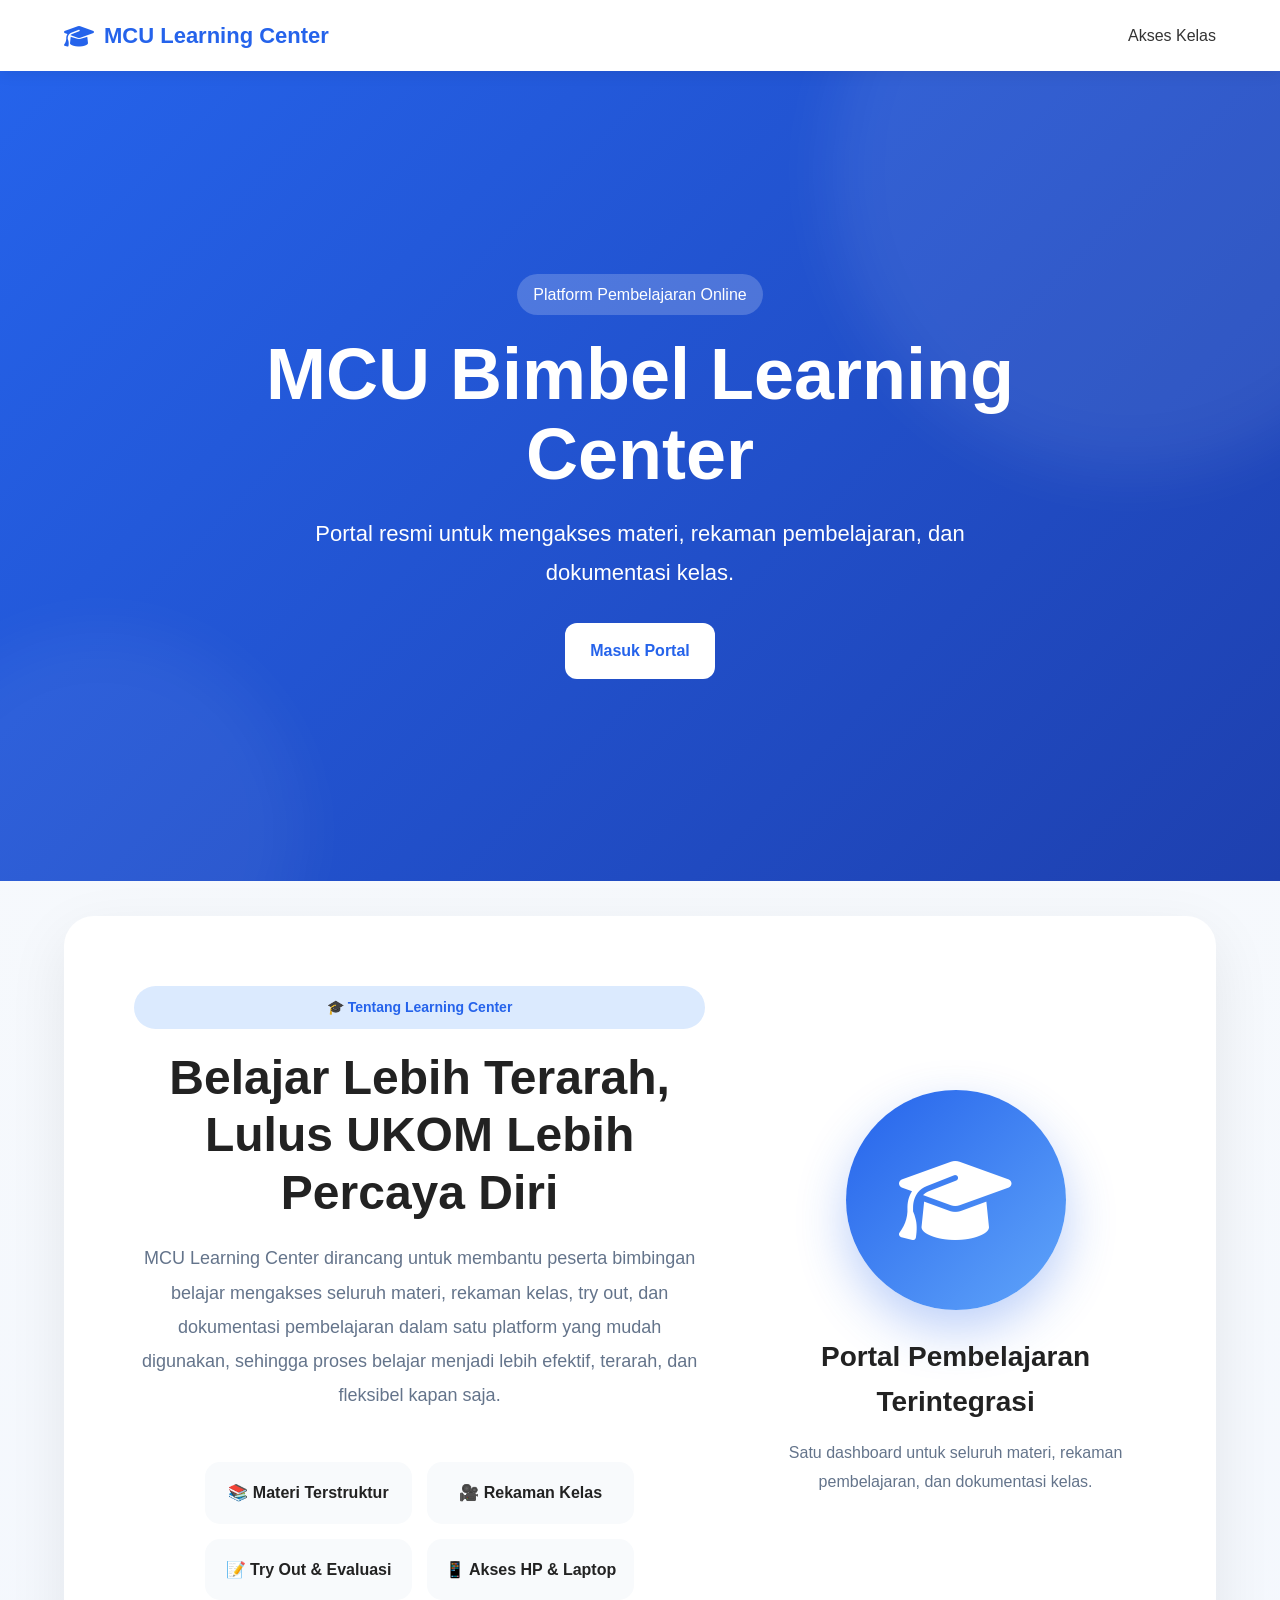
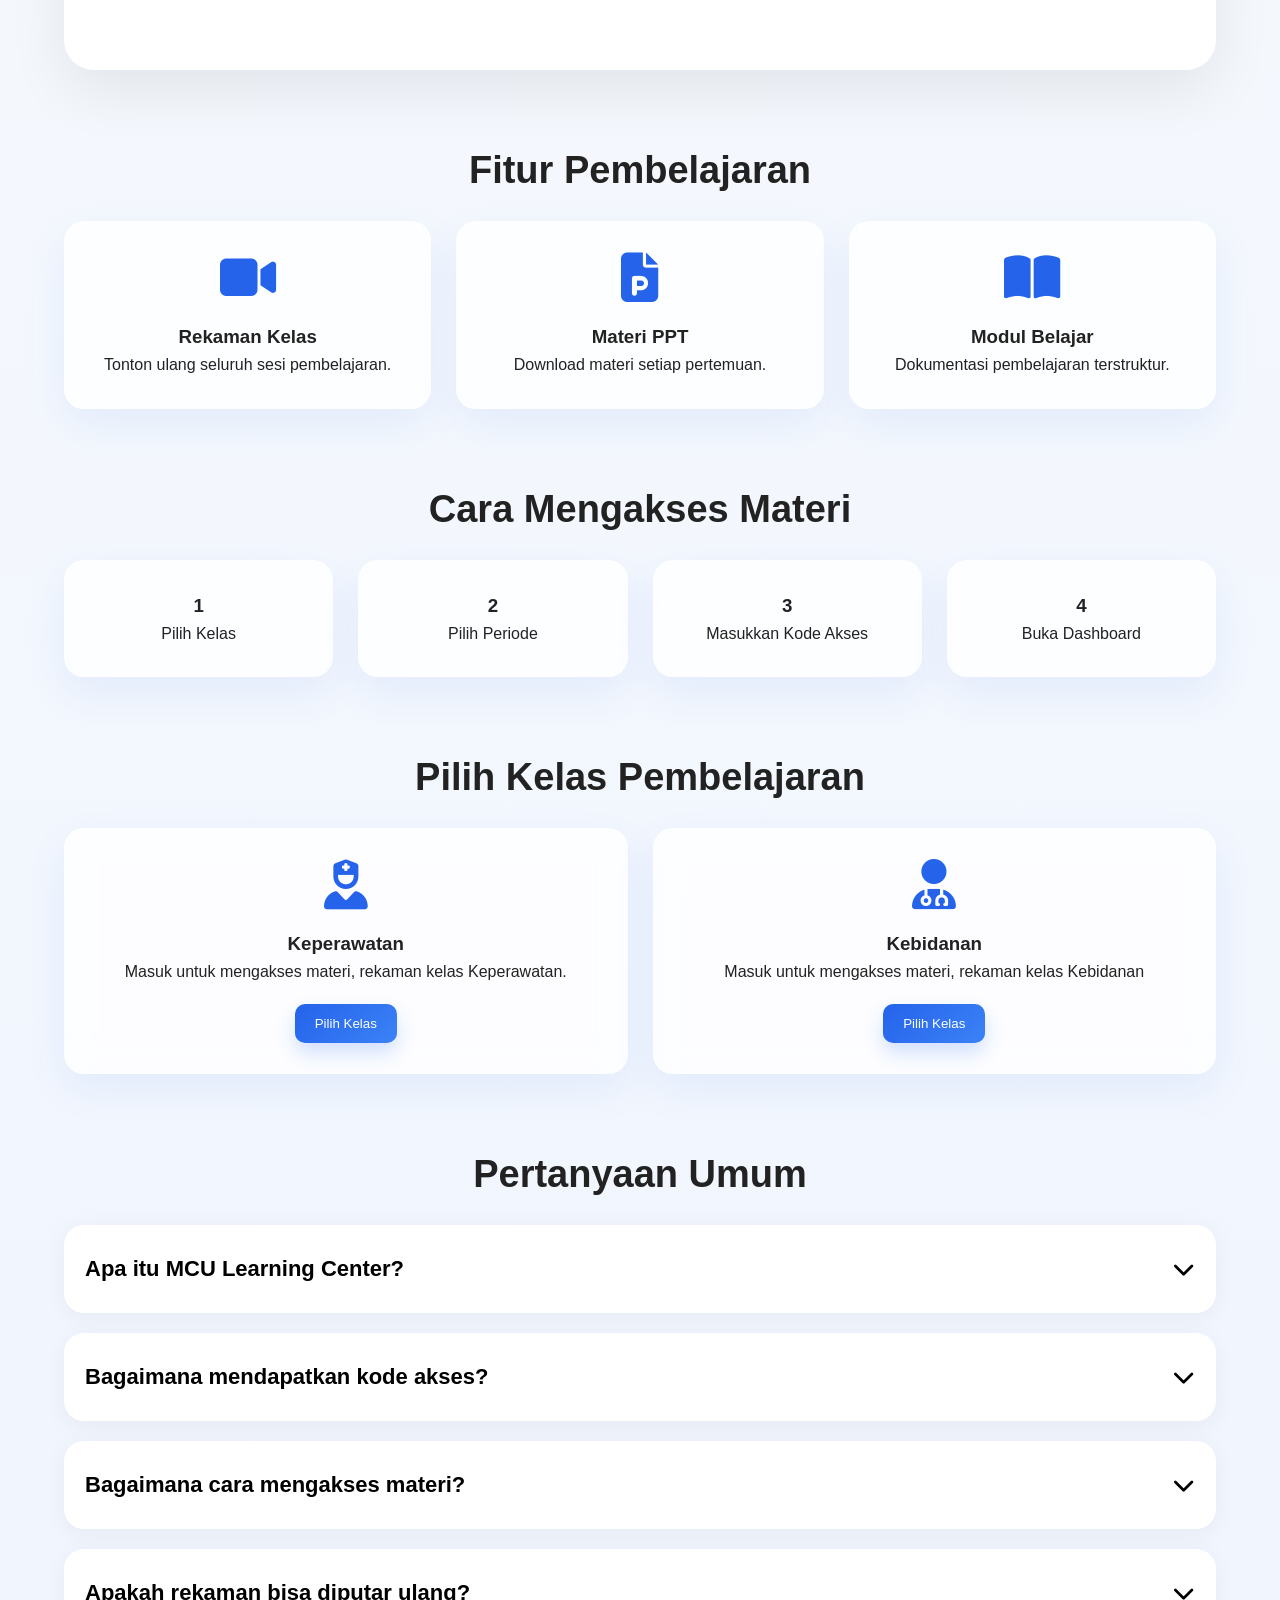
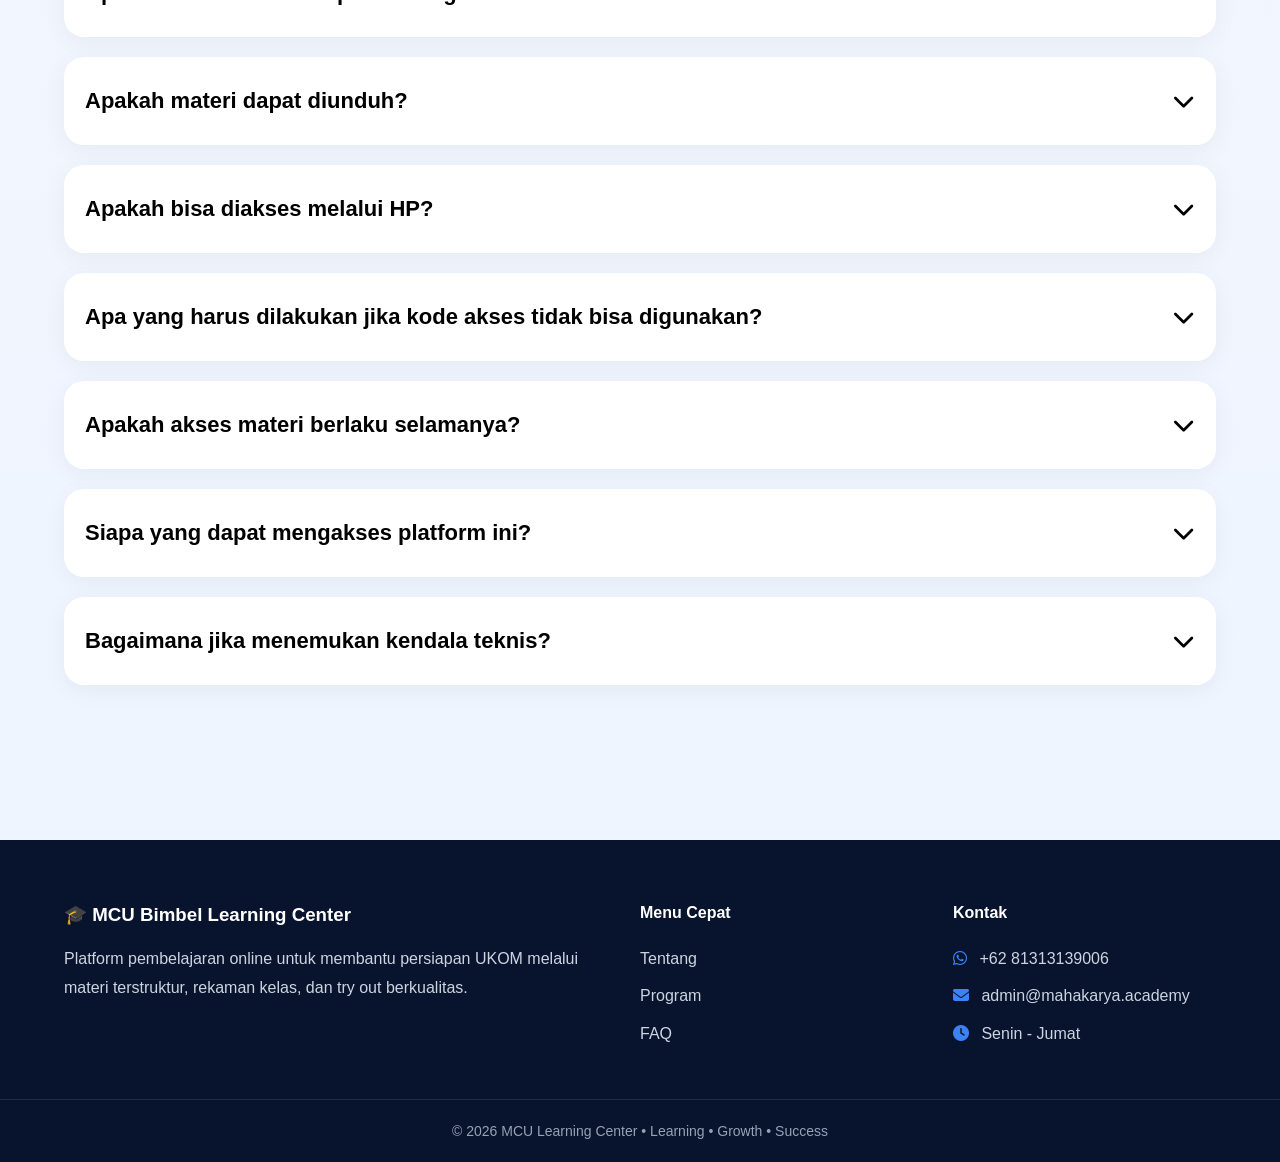
<file: index.html>
<!DOCTYPE html>
<html lang="id">

<head>
<meta charset="UTF-8">
<meta name="viewport" content="width=device-width, initial-scale=1.0">

<title>MCU Bimbel Learning Center</title>

<link rel="stylesheet" href="style.css">

<link
href="https://cdnjs.cloudflare.com/ajax/libs/font-awesome/6.5.1/css/all.min.css"
rel="stylesheet">

</head>

<body>

<nav class="navbar">

<div class="container nav-content">

<div class="logo">
<i class="fa-solid fa-graduation-cap"></i>
MCU Learning Center
</div>

<ul>
<li><a href="#program">Akses Kelas</a></li>
</ul>

</div>

</nav>

<section class="hero">

<div class="hero-content">

<span class="badge">
Platform Pembelajaran Online
</span>

<h1>
MCU Bimbel Learning Center
</h1>

<p>
Portal resmi untuk mengakses materi,
rekaman pembelajaran,
dan dokumentasi kelas.
</p>

<div class="hero-buttons">

<a href="#program" class="btn-primary">
Masuk Portal
</a>

</div>

</div>

</section>

<section class="section" id="tentang">

<div class="container">

<div class="about-card">

<div class="about-left">

<span class="section-badge">

🎓 Tentang Learning Center

</span>

<h2>

Belajar Lebih Terarah,
Lulus UKOM Lebih Percaya Diri

</h2>

<p>

MCU Learning Center dirancang untuk membantu peserta bimbingan belajar mengakses seluruh materi, rekaman kelas, try out, dan dokumentasi pembelajaran dalam satu platform yang mudah digunakan, sehingga proses belajar menjadi lebih efektif, terarah, dan fleksibel kapan saja.

</p>

<div class="about-features">

<div>📚 Materi Terstruktur</div>

<div>🎥 Rekaman Kelas</div>

<div>📝 Try Out & Evaluasi</div>

<div>📱 Akses HP & Laptop</div>

</div>

</div>

<div class="about-right">

<div class="about-illustration">

<i class="fa-solid fa-graduation-cap"></i>

</div>

<h3>

Portal Pembelajaran Terintegrasi

</h3>

<p>

Satu dashboard untuk seluruh materi,
rekaman pembelajaran,
dan dokumentasi kelas.

</p>

</div>

</div>

</div>

</section>

<section class="section">

<div class="container">

<h2>Fitur Pembelajaran</h2>

<div class="program-grid">

<div class="program-card">

<i class="fa-solid fa-video icon"></i>

<h3>Rekaman Kelas</h3>

<p>
Tonton ulang seluruh sesi pembelajaran.
</p>

</div>

<div class="program-card">

<i class="fa-solid fa-file-powerpoint icon"></i>

<h3>Materi PPT</h3>

<p>
Download materi setiap pertemuan.
</p>

</div>

<div class="program-card">

<i class="fa-solid fa-book-open icon"></i>

<h3>Modul Belajar</h3>

<p>
Dokumentasi pembelajaran terstruktur.
</p>

</div>

</div>

</div>

</section>

<section class="section">

<div class="container">

<h2>Cara Mengakses Materi</h2>

<div class="flow-grid">

<div class="flow-card">
<h3>1</h3>
<p>Pilih Kelas</p>
</div>

<div class="flow-card">
<h3>2</h3>
<p>Pilih Periode</p>
</div>

<div class="flow-card">
<h3>3</h3>
<p>Masukkan Kode Akses</p>
</div>

<div class="flow-card">
<h3>4</h3>
<p>Buka Dashboard</p>
</div>

</div>

</div>

</section>
     
<section id="program" class="section">

<div class="container">

<h2>Pilih Kelas Pembelajaran</h2>

<div class="program-grid">

<div class="program-card">

<i class="fa-solid fa-user-nurse icon"></i>

<h3>Keperawatan</h3>

<p>
Masuk untuk mengakses materi,
rekaman kelas Keperawatan.
</p>

<button onclick="pilihProgram('Perawat', this)">

Pilih Kelas

</button>

</div>

<div class="program-card">

<i class="fa-solid fa-user-doctor icon"></i>

<h3>Kebidanan</h3>

<p>
Masuk untuk mengakses materi,
rekaman kelas Kebidanan
</p>

<button onclick="pilihProgram('Bidan', this)">

Pilih Kelas

</button>

</div>

</div>

</div>

</section>


<!-- =========================
     MODAL BATCH
========================= -->

<div id="batchModal" class="modal hidden">

<div class="modal-content">

<span
class="close-modal"
onclick="tutupModal()">

&times;

</span>

<h2 id="programTitle">

Pilih Kelas

</h2>

<p>

Pilih kelas pembelajaran yang ingin diakses

</p>

<div
id="batchList"
class="batch-grid">

</div>

</div>

</div>

<!-- =========================
     MODAL KODE AKSES
========================= -->

<div id="kodeModal" class="modal hidden">

<div class="modal-content access-modal">

<span
class="close-modal"
onclick="tutupKodeModal()">

&times;

</span>

<div class="access-icon">
<i class="fa-solid fa-lock"></i>
</div>

<h2 id="batchTitle">
Kode Akses
</h2>

<p>
Masukkan kode akses untuk membuka
materi dan rekaman pembelajaran.
</p>

<input
type="text"
id="kodeInput"
placeholder="Masukkan kode akses">

<button onclick="cekKode()">
Masuk Kelas
</button>

</div>

</div>

<section class="section">

<div class="container">

<h2>Pertanyaan Umum</h2>

<div class="faq-item">

<button class="faq-question">

<span>
Apa itu MCU Learning Center?
</span>

<i class="fa-solid fa-chevron-down"></i>

</button>

<div class="faq-answer">

<p>
MCU Learning Center adalah platform pembelajaran online yang menyediakan materi UKOM, PPT pembelajaran, rekaman kelas, try out, dan dokumentasi pembelajaran peserta bimbingan belajar MCU.
</p>

</div>

</div>

<div class="faq-item">

<button class="faq-question">

<span>
Bagaimana mendapatkan kode akses?
</span>

<i class="fa-solid fa-chevron-down"></i>

</button>

<div class="faq-answer">

<p>
Kode akses diberikan oleh admin MCU sesuai kelas pembelajaran yang diikuti peserta.
</p>

</div>

</div>

<div class="faq-item">

<button class="faq-question">

<span>
Bagaimana cara mengakses materi?
</span>

<i class="fa-solid fa-chevron-down"></i>

</button>

<div class="faq-answer">

<p>
Pilih program pembelajaran, pilih batch yang sesuai, masukkan kode akses yang diberikan admin, lalu sistem akan menampilkan dashboard materi dan rekaman pembelajaran.
</p>

</div>

</div>

<div class="faq-item">

<button class="faq-question">

<span>
Apakah rekaman bisa diputar ulang?
</span>

<i class="fa-solid fa-chevron-down"></i>

</button>

<div class="faq-answer">

<p>
Ya. Selama akses kelas masih aktif, peserta dapat menonton ulang rekaman pembelajaran kapan saja.
</p>

</div>

</div>

<div class="faq-item">

<button class="faq-question">

<span>
Apakah materi dapat diunduh?
</span>

<i class="fa-solid fa-chevron-down"></i>

</button>

<div class="faq-answer">

<p>
Ya. Materi yang tersedia dalam format PPT dapat diakses dan diunduh melalui dashboard pembelajaran.
</p>

</div>

</div>

<div class="faq-item">

<button class="faq-question">

<span>
Apakah bisa diakses melalui HP?
</span>

<i class="fa-solid fa-chevron-down"></i>

</button>

<div class="faq-answer">

<p>
Bisa. Platform mendukung Android, iPhone, tablet, maupun laptop dengan browser modern.
</p>

</div>

</div>

<div class="faq-item">

<button class="faq-question">

<span>
Apa yang harus dilakukan jika kode akses tidak bisa digunakan?
</span>

<i class="fa-solid fa-chevron-down"></i>

</button>

<div class="faq-answer">

<p>
Pastikan kode akses dimasukkan dengan benar. Jika masih gagal, hubungi admin MCU untuk melakukan pengecekan data batch dan akses peserta.
</p>

</div>

</div>

<div class="faq-item">

<button class="faq-question">

<span>
Apakah akses materi berlaku selamanya?
</span>

<i class="fa-solid fa-chevron-down"></i>

</button>

<div class="faq-answer">

<p>
Masa akses mengikuti kebijakan masing-masing batch pembelajaran. Informasi detail dapat ditanyakan kepada admin MCU.
</p>

</div>

</div>

<div class="faq-item">

<button class="faq-question">

<span>
Siapa yang dapat mengakses platform ini?
</span>

<i class="fa-solid fa-chevron-down"></i>

</button>

<div class="faq-answer">

<p>
Platform ini khusus untuk peserta bimbingan belajar MCU yang telah terdaftar dan memiliki kode akses resmi.
</p>

</div>

</div>

<div class="faq-item">

<button class="faq-question">

<span>
Bagaimana jika menemukan kendala teknis?
</span>

<i class="fa-solid fa-chevron-down"></i>

</button>

<div class="faq-answer">

<p>
Silakan hubungi admin MCU melalui kontak yang tersedia pada bagian bawah halaman untuk mendapatkan bantuan teknis.
</p>

</div>

</div>

</section>

<!-- =========================
     FOOTER
========================= -->

<footer>

<div class="container footer-grid">

<div class="footer-brand">

<h3>

🎓 MCU Bimbel Learning Center

</h3>

<p>

Platform pembelajaran online untuk membantu
persiapan UKOM melalui materi terstruktur,
rekaman kelas, dan try out berkualitas.

</p>

</div>

<div class="footer-menu">

<h4>Menu Cepat</h4>

<ul>

<li>
<a href="#tentang">Tentang</a>
</li>

<li>
<a href="#program">Program</a>
</li>

<li>
<a href="#faq">FAQ</a>
</li>

</ul>

</div>

<div class="footer-contact">

<h4>Kontak</h4>

<p>

<i class="fa-brands fa-whatsapp"></i>
+62 81313139006

</p>

<p>

<i class="fa-solid fa-envelope"></i>
admin@mahakarya.academy

</p>

<p>

<i class="fa-solid fa-clock"></i>
Senin - Jumat

</p>

</div>

</div>

<div class="footer-bottom">

© 2026 MCU Learning Center • Learning • Growth • Success

</div>

</footer>

<div id="toast" class="toast">

<i id="toastIcon" class="fa-solid fa-circle-xmark"></i>

<span id="toastText"></span>

</div>

<script src="app.js"></script>

<script>

document
.querySelectorAll(".faq-question")
.forEach(button => {

button.addEventListener("click", () => {

button.parentElement.classList.toggle("active");

});

});

</script>

</body>
</html>

</body>
</html>
</file>
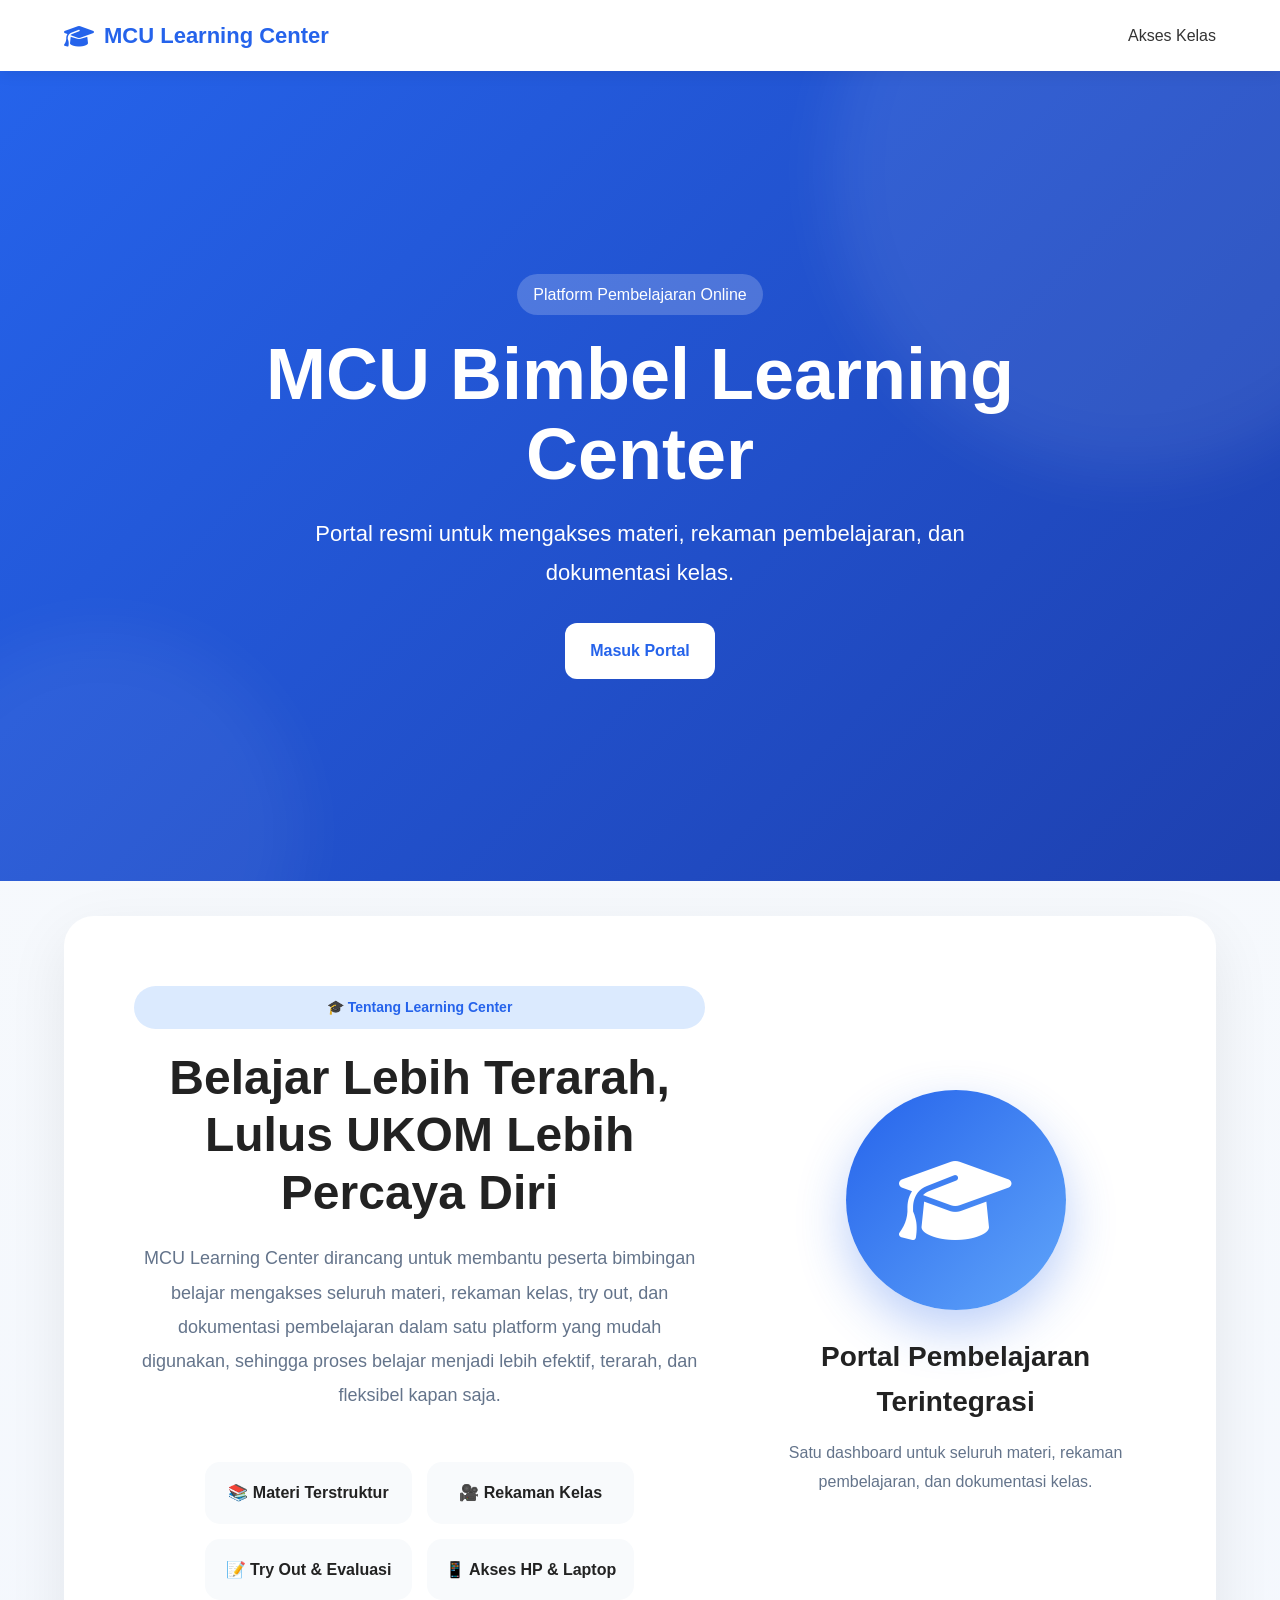
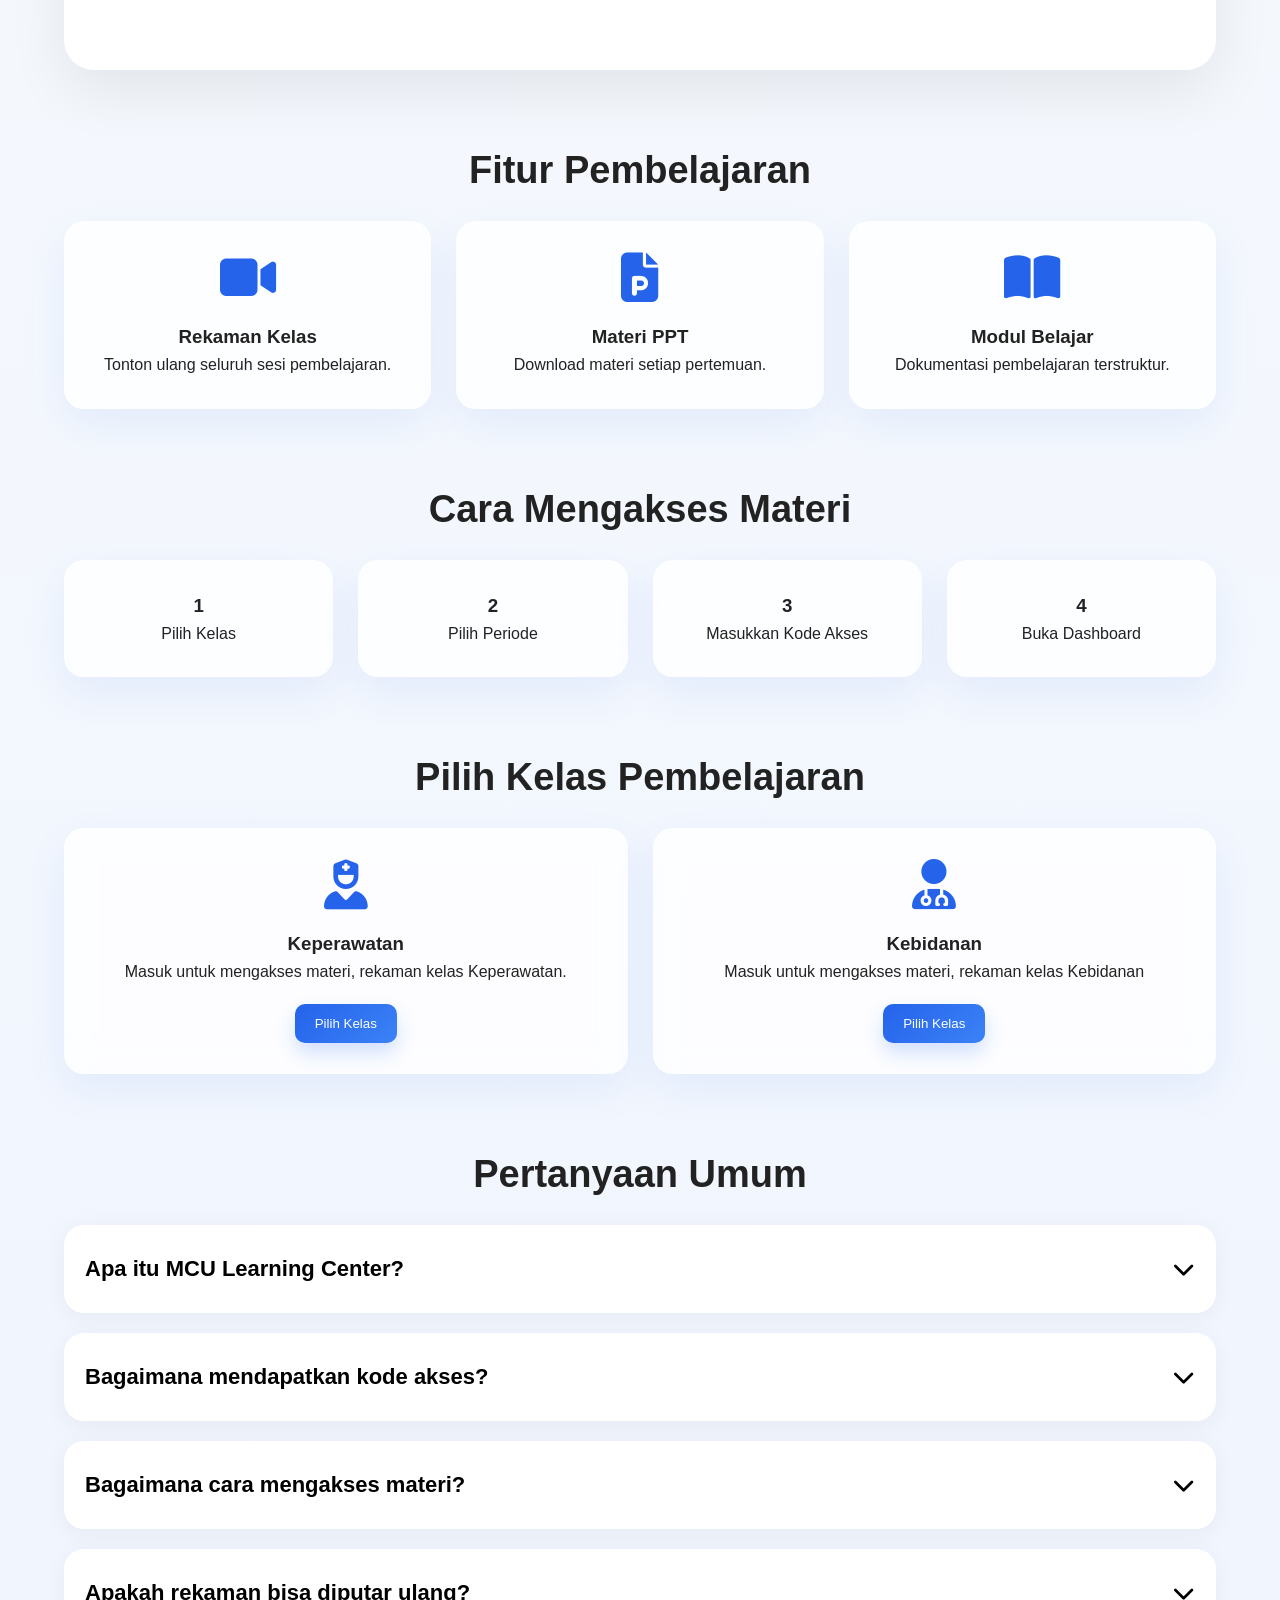
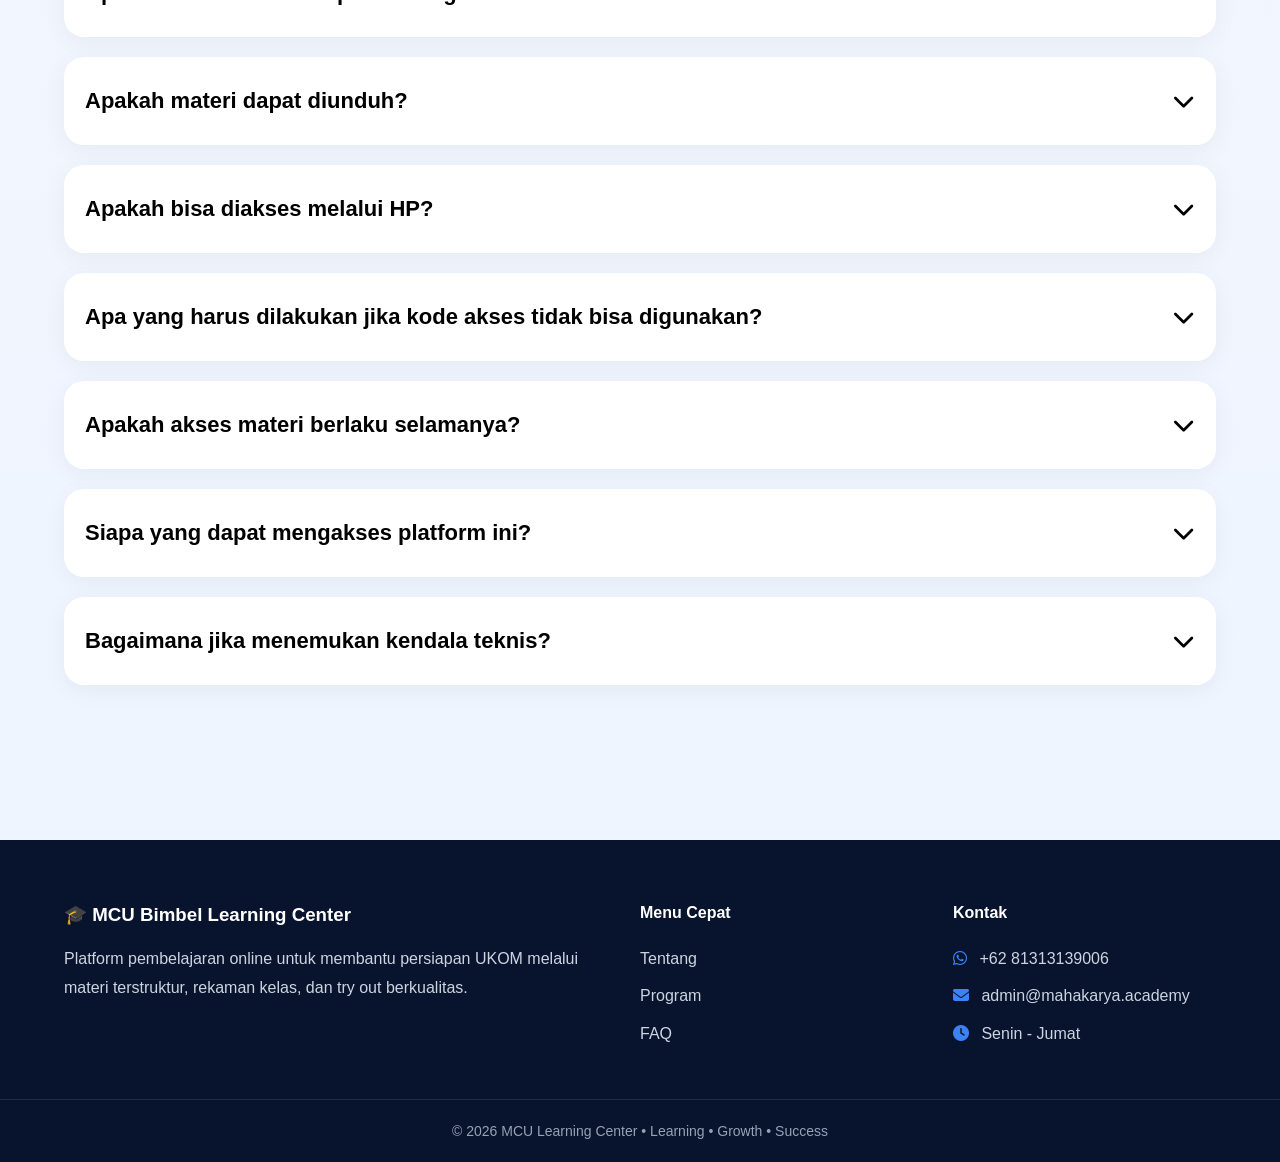
<file: dashboard.html>
<!DOCTYPE html>
<html lang="id">

<head>

<meta charset="UTF-8">
<meta name="viewport" content="width=device-width, initial-scale=1.0">

<title>Dashboard Pembelajaran</title>

<link rel="stylesheet" href="style.css">

<link
href="https://cdnjs.cloudflare.com/ajax/libs/font-awesome/6.5.1/css/all.min.css"
rel="stylesheet">

</head>

<body>

<div id="loadingScreen">

    <div class="loader"></div>

    <h3>Menyiapkan Dashboard...</h3>

    <p>Memuat materi pembelajaran</p>

</div>

<!-- NAVBAR -->

<nav class="navbar">

<div class="container nav-content">

<div class="logo">

<i class="fa-solid fa-graduation-cap"></i>
MCU Learning Center

</div>

<a href="index.html" class="back-btn">

<i class="fa-solid fa-arrow-left"></i>
Kembali

</a>

</div>

</nav>

<!-- HEADER DASHBOARD -->

<section class="dashboard-hero">

<div class="container">

<div class="dashboard-card">

<div class="dashboard-badge">

📚 Dashboard Pembelajaran

</div>

<h1 id="dashboardTitle">

Loading...

</h1>

<p>

Akses seluruh materi, PPT,
dan rekaman pembelajaran
dalam satu tempat.

</p>

</div>

</div>

</section>

<!-- MATERI -->

<section class="section">

<div class="container">

<h2>

Daftar Materi

</h2>

<div class="timeline-modern">

<div id="timeline">

</div>

</div>

</div>

</section>

<!-- FOOTER -->

<footer>

<div class="container">

<h3>

MCU Bimbel Learning Center

</h3>

<p>

Learning • Growth • Success

</p>

</div>

</footer>

<script>

const API_URL =
"https://script.google.com/macros/s/AKfycbwVinCt06UJxDWd9yLcsHuWJWqrCDmBwEvQCxoLQ9MLCGVzFSXg93Bk9f0joIGJ3cC_/exec";

async function loadDashboard() {

const program =
sessionStorage.getItem(
"program"
);

const batch =
sessionStorage.getItem(
"batch"
);

console.log("PROGRAM:", program);
console.log("BATCH:", batch);

if(!program || !batch){

    alert(
    "Sesi akses berakhir, silakan login kembali"
    );

    window.location.href =
    "index.html";

    return;

}

document
.getElementById("dashboardTitle")
.innerText =
program + " - " + batch;

try {

const response =
await fetch(API_URL);

const data =
await response.json();

console.log("DATA API:", data);

const materi =
data.materi.filter(item =>

item.program === program &&
item.bulan === batch

);
    
console.log("MATERI:", materi);

if(materi.length === 0){

document
.getElementById("timeline")
.innerHTML =
`
<div style="text-align:center;padding:40px;">
    Belum ada materi untuk batch ini
</div>
`;

document
.getElementById("loadingScreen")
.style.display =
"none";

return;

}

let html = "";

materi.forEach((item,index) => {

html += `

<div class="timeline-row">

    <div class="timeline-marker">

        <div class="timeline-number">

            ${(index + 1).toString().padStart(2,'0')}

        </div>

    </div>

    <div class="timeline-item modern">

        <div class="tanggal">

            📅 ${item.tanggal}

        </div>

        <h3>

            Pertemuan ${item.pertemuan}

        </h3>

        <p>

            ${item.materi}

        </p>

        <div class="btn-group">

            <a
            href="${item.ppt}"
            target="_blank"
            class="btn ppt">

                📄 PPT

            </a>

            <a
            href="${item.rekaman}"
            target="_blank"
            class="btn video">

                ▶ Rekaman

            </a>

        </div>

    </div>

</div>

`;

});



document
.getElementById("timeline")
.innerHTML =
html;

document
.getElementById("loadingScreen")
.style.display =
"none";

}
catch(error){

console.error(error);

document
.getElementById("loadingScreen")
.style.display =
"none";

}

}

loadDashboard();

</script>
  
</body>
</html>
</file>
<file: style.css>
*{
margin:0;
padding:0;
box-sizing:border-box;
scroll-behavior:smooth;
}

body{
font-family:Inter,Arial,sans-serif;
background:#f7f9fc;
color:#222;
line-height:1.6;
}

.container{
width:90%;
max-width:1200px;
margin:auto;
}

/* =========================
   NAVBAR
========================= */

.navbar{
background:white;
position:sticky;
top:0;
z-index:999;
box-shadow:0 2px 15px rgba(0,0,0,.08);
}

.nav-content{
display:flex;
justify-content:space-between;
align-items:center;
padding:18px 0;
}

.logo{
font-size:22px;
font-weight:700;
color:#2563eb;
}

.navbar ul{
display:flex;
gap:20px;
list-style:none;
}

.navbar a{
text-decoration:none;
color:#333;
font-weight:500;
}

/* =========================
   HERO
========================= */

.hero{
min-height:90vh;
display:flex;
justify-content:center;
align-items:center;
text-align:center;
background:
linear-gradient(
135deg,
#2563eb,
#1e40af
);
color:white;
}

.hero-content{
max-width:850px;
padding:20px;
}

.badge{
display:inline-block;
padding:8px 16px;
background:rgba(255,255,255,.2);
border-radius:50px;
margin-bottom:20px;
}

.hero h1{
font-size:60px;
margin-bottom:20px;
}

.hero p{
font-size:22px;
line-height:1.8;
}

.hero-buttons{
margin-top:30px;
}

.btn-primary,
.btn-secondary{
padding:15px 25px;
border-radius:12px;
text-decoration:none;
margin:0 10px;
display:inline-block;
font-weight:600;
}

.btn-primary{
background:white;
color:#2563eb;
}

.btn-secondary{
border:2px solid white;
color:white;
}

/* =========================
   STATS
========================= */

.stats{
display:grid;
grid-template-columns:repeat(auto-fit,minmax(250px,1fr));
gap:20px;
width:90%;
max-width:1200px;
margin:-50px auto 0;
}

.stat-card{
background:white;
padding:30px;
border-radius:20px;
text-align:center;
box-shadow:0 5px 25px rgba(0,0,0,.08);
}

/* =========================
   SECTION
========================= */

.section{
padding:35px 0;
}

.section h2{
text-align:center;
margin-bottom:20px;
font-size:38px;
}

/* =========================
   FLOW
========================= */

.flow-grid{
display:grid;
grid-template-columns:repeat(auto-fit,minmax(250px,1fr));
gap:25px;
}

.flow-card{
background:white;
padding:30px;
border-radius:20px;
text-align:center;
box-shadow:0 5px 25px rgba(0,0,0,.08);
}

/* =========================
   PROGRAM
========================= */

.program-grid{
display:grid;
grid-template-columns:repeat(auto-fit,minmax(300px,1fr));
gap:25px;
}

.program-card{
background:white;
padding:30px;
border-radius:20px;
text-align:center;
box-shadow:0 5px 25px rgba(0,0,0,.08);
}

.icon{
font-size:50px;
color:#2563eb;
margin-bottom:20px;
}

.program-card button{
margin-top:20px;
padding:12px 20px;
border:none;
background:#2563eb;
color:white;
border-radius:10px;
cursor:pointer;
transition:.3s;
}

.program-card button:disabled{
opacity:.8;
cursor:not-allowed;
transform:scale(.98);
}
/* =========================
   PORTAL
========================= */

.portal-header{
text-align:center;
margin-bottom:40px;
}

.portal-header p{
color:#666;
}

.batch-grid{
display:grid;
grid-template-columns:repeat(auto-fit,minmax(280px,1fr));
gap:25px;
}

.batch-card{
background:white;
padding:30px;
border-radius:20px;
text-align:center;
box-shadow:0 5px 25px rgba(0,0,0,.08);
}

.batch-card h3{
margin-bottom:10px;
}

.batch-card p{
color:#666;
margin-bottom:15px;
}

.batch-card button{
padding:12px 20px;
border:none;
background:#2563eb;
color:white;
border-radius:10px;
cursor:pointer;
}

/* =========================
   ACCESS CODE
========================= */

.access-card{
max-width:600px;
margin:auto;
background:white;
padding:40px;
border-radius:20px;
box-shadow:0 5px 25px rgba(0,0,0,.08);
text-align:center;
}

.access-card p{
margin-bottom:20px;
color:#666;
}

.access-card input{
width:100%;
padding:15px;
border:1px solid #ddd;
border-radius:10px;
font-size:16px;
}

.access-card button{
width:100%;
margin-top:15px;
padding:15px;
border:none;
background:#2563eb;
color:white;
border-radius:10px;
cursor:pointer;
}

/* =========================
   DASHBOARD
========================= */

.dashboard-header{
text-align:center;
margin-bottom:40px;
}

.dashboard-header p{
color:#666;
}

.timeline-item{
background:white;
padding:25px;
border-radius:20px;
margin-bottom:20px;
box-shadow:0 5px 25px rgba(0,0,0,.08);
}

.tanggal{
font-weight:700;
color:#2563eb;
margin-bottom:10px;
}

.timeline-item h3{
margin-bottom:10px;
}

.btn-group{
margin-top:20px;
}

.btn{
display:inline-block;
padding:12px 20px;
border-radius:10px;
text-decoration:none;
color:white;
margin-right:10px;
}

.ppt{
background:#16a34a;
}

.video{
background:#dc2626;
}

/* =========================
   FAQ
========================= */

.faq-item{
background:white;
padding:20px;
margin-bottom:15px;
border-radius:15px;
box-shadow:0 5px 25px rgba(0,0,0,.05);
}

/* =========================
   FOOTER
========================= */

footer{

background:#08142d;
color:white;

margin-top:100px;
padding:60px 0 20px;

}

.footer-grid{

display:grid;

grid-template-columns:
2fr 1fr 1fr;

gap:50px;

}

.footer-brand p{

margin-top:15px;
color:#cbd5e1;
line-height:1.8;

}

.footer-menu h4,
.footer-contact h4{

margin-bottom:20px;

}

.footer-menu ul{

list-style:none;
padding:0;

}

.footer-menu li{

margin-bottom:12px;

}

.footer-menu a{

color:#cbd5e1;
text-decoration:none;

transition:.3s;

}

.footer-menu a:hover{

color:white;

}

.footer-contact p{

margin-bottom:12px;
color:#cbd5e1;

}

.footer-contact i{

margin-right:8px;
color:#3b82f6;

}

.footer-bottom{

margin-top:40px;
padding-top:20px;

border-top:
1px solid rgba(255,255,255,.1);

text-align:center;

color:#94a3b8;

font-size:14px;

}

@media(max-width:768px){

.footer-grid{

grid-template-columns:1fr;
text-align:center;

}

}

/* =========================
   UTILITY
========================= */

.hidden{
display:none !important;
}

/* =========================
   MOBILE
========================= */

@media(max-width:768px){

.hero h1{
font-size:40px;
}

.hero p{
font-size:18px;
}

.nav-content{
flex-direction:column;
gap:15px;
}

.navbar ul{
flex-wrap:wrap;
justify-content:center;
}

.section{
padding:35px 0;
}

.section h2{
font-size:20px;
}

.btn-primary,
.btn-secondary{
display:block;
margin:10px auto;
max-width:250px;
}

}

:root{
--primary:#2563eb;
--secondary:#3b82f6;
--bg:#f8fafc;
--card:#ffffff;
--shadow:0 15px 40px rgba(37,99,235,.08);
}

body{
background:
linear-gradient(
180deg,
#f8fafc,
#eef4ff
);
}

/* HERO PREMIUM */

.hero{
position:relative;
overflow:hidden;
}

.hero::before{
content:"";
position:absolute;
width:600px;
height:600px;
background:rgba(255,255,255,.08);
border-radius:50%;
top:-200px;
right:-150px;
filter:blur(30px);
}

.hero::after{
content:"";
position:absolute;
width:400px;
height:400px;
background:rgba(255,255,255,.05);
border-radius:50%;
bottom:-150px;
left:-100px;
filter:blur(30px);
}

/* FLOATING CIRCLES */

.floating-circle{
position:absolute;
border-radius:50%;
background:rgba(255,255,255,.08);
backdrop-filter:blur(20px);
animation:float 8s infinite ease-in-out;
}

.c1{
width:120px;
height:120px;
top:20%;
left:10%;
}

.c2{
width:200px;
height:200px;
right:10%;
top:30%;
animation-delay:2s;
}

.c3{
width:90px;
height:90px;
bottom:15%;
left:20%;
animation-delay:4s;
}

@keyframes float{

0%{
transform:translateY(0px);
}

50%{
transform:translateY(-25px);
}

100%{
transform:translateY(0px);
}

}

/* GLASS CARD */

.program-card,
.flow-card,
.stat-card,
.batch-card,
.timeline-item,
.access-card,
.faq-item{

background:
rgba(255,255,255,.8);

backdrop-filter:
blur(15px);

border:
1px solid rgba(255,255,255,.4);

box-shadow:
var(--shadow);

transition:
all .35s ease;

}

/* PREMIUM HOVER */

.program-card:hover,
.batch-card:hover,
.timeline-item:hover,
.flow-card:hover,
.stat-card:hover{

transform:
translateY(-8px);

box-shadow:
0 25px 50px rgba(37,99,235,.15);

}

/* ICON ANIMATION */

.icon{

transition:.4s;

}

.program-card:hover .icon{

transform:
scale(1.15)
rotate(8deg);

}

/* BUTTON PREMIUM */

.program-card button,
.batch-card button,
.access-card button,
.btn{

position:relative;
overflow:hidden;

background:
linear-gradient(
135deg,
#2563eb,
#3b82f6
);

border:none;

box-shadow:
0 10px 20px rgba(37,99,235,.2);

transition:.3s;

}

.program-card button:hover,
.batch-card button:hover,
.access-card button:hover,
.btn:hover{

transform:
translateY(-2px);

box-shadow:
0 15px 30px rgba(37,99,235,.35);

}

/* LOGO */

.logo{

display:flex;
align-items:center;
gap:10px;

}

.logo i{

font-size:24px;

}

/* DASHBOARD BADGE */

.dashboard-badge{

display:inline-block;

padding:8px 16px;

background:
rgba(37,99,235,.1);

color:
#2563eb;

border-radius:
999px;

font-weight:
600;

margin-bottom:
15px;

}

/* TIMELINE */

.timeline-item{

position:relative;

overflow:hidden;

}

.timeline-item::before{

content:"";

position:absolute;

top:0;
left:0;

width:5px;
height:100%;

background:
linear-gradient(
180deg,
#2563eb,
#60a5fa
);

}

/* SCROLL ANIMATION */

.section{

animation:
fadeUp .8s ease;

}

@keyframes fadeUp{

from{

opacity:0;
transform:translateY(30px);

}

to{

opacity:1;
transform:translateY(0);

}

}

/* NAVBAR PREMIUM */

.navbar{

backdrop-filter:
blur(20px);

background:
rgba(255,255,255,.9);

}

/* HERO TITLE */

.hero h1{

font-size:
72px;

font-weight:
800;

line-height:
1.1;

}

.hero p{

max-width:
700px;

margin:auto;

}

/* MOBILE */

@media(max-width:768px){

.hero h1{

font-size:42px;

}

.hero{

padding:100px 20px;

}

.floating-circle{

display:none;

}

}

/* ==========================
   MODAL SYSTEM
========================== */

.modal{

position:fixed;
top:0;
left:0;

width:100%;
height:100%;

display:flex;
justify-content:center;
align-items:center;

background:
rgba(0,0,0,.55);

backdrop-filter:
blur(10px);

z-index:99999;

animation:
fadeModal .3s ease;

}

.modal-content{

position:relative;

width:90%;
max-width:900px;

max-height:80vh;

overflow-y:auto;

padding:40px;

background:white;

border-radius:30px;

box-shadow:
0 25px 60px rgba(0,0,0,.25);

animation:
popup .3s ease;

}

.access-modal{

width:90%;
max-width:500px;

padding:45px;

text-align:center;

border-radius:30px;

background:white;

}

.access-icon{

width:90px;
height:90px;

margin:0 auto 25px;

display:flex;
justify-content:center;
align-items:center;

font-size:32px;

color:white;

border-radius:25px;

background:
linear-gradient(
135deg,
#2563eb,
#60a5fa
);

box-shadow:
0 15px 35px rgba(37,99,235,.25);

}

.access-modal h2{

font-size:34px;
font-weight:800;

margin-bottom:10px;

}

.access-modal p{

font-size:16px;

line-height:1.7;

color:#64748b;

margin-bottom:25px;

}

#kodeInput{

width:100%;

height:60px;

padding:0 20px;

font-size:16px;

border-radius:18px;

border:2px solid #e5e7eb;

background:#f8fafc;

margin-bottom:20px;

}

#kodeInput:focus{

outline:none;

border-color:#2563eb;

box-shadow:
0 0 0 5px rgba(37,99,235,.15);

}

.access-modal button{

width:100%;

height:60px;

border:none;

border-radius:18px;

font-size:17px;
font-weight:700;

color:white;

cursor:pointer;

background:
linear-gradient(
135deg,
#2563eb,
#3b82f6
);

transition:.3s;

}

.access-modal button:hover{

transform:translateY(-3px);

box-shadow:
0 15px 35px rgba(37,99,235,.3);

}

.close-modal{

position:absolute;

top:15px;
right:25px;

font-size:35px;

cursor:pointer;

color:#666;

transition:.3s;

}

.close-modal:hover{

color:#2563eb;
transform:rotate(90deg);

}

@keyframes fadeModal{

from{

opacity:0;

}

to{

opacity:1;

}

}

@keyframes popup{

from{

transform:scale(.9);
opacity:0;

}

to{

transform:scale(1);
opacity:1;

}

}

/* ==========================
   ACCESS MODAL PREMIUM
========================== */

.access-modal{

max-width:650px;
padding:50px;

}

.access-icon{

width:90px;
height:90px;

margin:0 auto 25px;

display:flex;
justify-content:center;
align-items:center;

border-radius:50%;

background:
linear-gradient(
135deg,
#2563eb,
#60a5fa
);

color:white;

font-size:35px;

box-shadow:
0 15px 30px rgba(37,99,235,.25);

}

.access-modal h2{

font-size:42px;
margin-bottom:10px;
text-align:center;

}

.access-modal p{

text-align:center;
font-size:18px;
color:#6b7280;
margin-bottom:25px;

}

#kodeInput{

width:100%;
height:60px;

padding:0 20px;

font-size:18px;

border:2px solid #e5e7eb;

border-radius:16px;

outline:none;

transition:.3s;

}

#kodeInput:focus{

border-color:#2563eb;

box-shadow:
0 0 0 5px
rgba(37,99,235,.15);

}

.access-modal button{

width:100%;
height:60px;

margin-top:20px;

border:none;

border-radius:16px;

font-size:18px;
font-weight:600;

cursor:pointer;

background:
linear-gradient(
135deg,
#2563eb,
#3b82f6
);

color:white;

transition:.3s;

}

.access-modal button:hover{

transform:translateY(-2px);

box-shadow:
0 15px 30px rgba(37,99,235,.3);

}

/* DASHBOARD PAGE */

.dashboard-hero{

padding:120px 0 60px;

}

.dashboard-card{

background:white;
padding:50px;
border-radius:30px;

text-align:center;

box-shadow:
0 15px 40px rgba(0,0,0,.08);

}

.dashboard-card h1{

font-size:42px;
margin:20px 0;

}

.dashboard-card p{

color:#64748b;

}

.back-btn{

text-decoration:none;

color:#2563eb;

font-weight:600;

display:flex;
align-items:center;
gap:8px;

}



/* =========================
   TIMELINE PREMIUM
========================= */

#timeline{
position:relative;
max-width:900px;
margin:auto;
}

#timeline::before{

content:"";

position:absolute;

left:60px;
top:0;
bottom:0;

width:4px;

background:
linear-gradient(
180deg,
#7c3aed,
#06b6d4,
#22c55e
);

border-radius:999px;

}

.timeline-row{
display:flex;
align-items:center;
gap:18px;
margin-bottom:40px;
}

.timeline-marker{

width:48px;

display:flex;
justify-content:center;
align-items:center;

flex-shrink:0;

position:relative;
z-index:5;

}

.timeline-number{

width:60px;
height:60px;

border-radius:50%;

display:flex;
align-items:center;
justify-content:center;

font-size:24px;
font-weight:700;

color:white;

background:
linear-gradient(
135deg,
#7c3aed,
#3b82f6
);

box-shadow:
0 15px 30px rgba(59,130,246,.25);

}

.timeline-item.modern{
padding:25px 30px;
min-height:180px;
}

.timeline-item.modern:hover{

transform:translateY(-8px);

}

.timeline-item.modern::after{

content:"📚";

position:absolute;

right:35px;
top:50%;

transform:translateY(-50%);

font-size:70px;

opacity:.08;

background:none;

width:auto;
height:auto;

}

.timeline-item.modern h3{

font-size:36px;
margin:15px 0;

}

.timeline-item.modern p{

font-size:28px;
color:#64748b;

margin-bottom:20px;

}

.tanggal{

display:inline-block;

padding:10px 18px;

border-radius:999px;

background:#eef2ff;

font-weight:600;

color:#2563eb;

}

@media(max-width:768px){

#timeline::before{

left:60px;

}

.timeline-row{

gap:15px;

}

.timeline-marker{

width:60px;

}

.timeline-number{

width:50px;
height:50px;

font-size:18px;
}

.timeline-item.modern h3{

font-size:22px;

}

.timeline-item.modern p{

font-size:28px;

}

}

.btn-group .btn{

padding:14px 22px;

font-size:15px;

font-weight:600;

border-radius:12px;

min-width:140px;

}


/* FAQ ACCORDION */

.faq-item{

background:white;
border-radius:20px;
overflow:hidden;
margin-bottom:20px;

box-shadow:
0 5px 25px rgba(0,0,0,.05);

}

.faq-question{
width:100%;
background:none;
border:none;
cursor:pointer;

display:flex;
justify-content:space-between;
align-items:center;

font-size:22px;
font-weight:700;

padding:10px 0;
}

.faq-answer{
max-height:0;
overflow:hidden;
transition:.3s;
}

.faq-item.active .faq-answer{
max-height:200px;
padding-top:15px;
}

.faq-question i{
transition:.3s;
}

.faq-item.active .faq-question i{
transform:rotate(180deg);
}

/* =========================
   ABOUT SECTION
========================= */

.about-card{

background:white;
border-radius:30px;

padding:70px;

box-shadow:
0 20px 60px rgba(0,0,0,.08);

display:grid;

grid-template-columns:
1.2fr .8fr;

gap:60px;

align-items:center;

}

.about-left h2{

font-size:48px;

line-height:1.2;

margin:20px 0;

}

.about-left p{

font-size:18px;

line-height:1.9;

color:#64748b;

max-width:650px;

margin:0 auto 20px;

text-align:center;

}

.about-left{

display:flex;

flex-direction:column;

justify-content:center;

text-align:center;

}

.section-badge{

display:inline-block;

padding:10px 18px;

border-radius:999px;

background:#dbeafe;

color:#2563eb;

font-weight:600;

font-size:14px;

}

.about-features{

display:grid;

grid-template-columns:
repeat(2,1fr);

gap:15px;

margin-top:30px;

max-width:650px;

margin-left:auto;

margin-right:auto;

}

.about-features div{

background:#f8fafc;

padding:18px;

border-radius:15px;

font-weight:600;

transition:.3s;

}

.about-features div:hover{

transform:translateY(-4px);

background:#eff6ff;

}

.about-right{

text-align:center;

}

.about-illustration{

width:220px;

height:220px;

margin:auto;

border-radius:50%;

background:
linear-gradient(
135deg,
#2563eb,
#60a5fa
);

display:flex;

align-items:center;

justify-content:center;

font-size:90px;

color:white;

box-shadow:
0 20px 50px rgba(37,99,235,.3);

margin-bottom:25px;

}

.about-right h3{

font-size:28px;

margin-bottom:15px;

}

.about-right p{

color:#64748b;

line-height:1.8;

}

@media(max-width:900px){

.about-card{

grid-template-columns:1fr;

padding:40px 25px;

}

.about-left h2{

font-size:42px;

line-height:1.2;

max-width:650px;

margin:20px auto 30px;

text-align:center;

}

.about-features{

grid-template-columns:1fr;

}

.about-illustration{

width:160px;

height:160px;

font-size:70px;

}

}

.toast{

position:fixed;

top:30px;
right:30px;

color:white;

padding:16px 24px;

border-radius:14px;

display:flex;
align-items:center;
gap:10px;

font-weight:600;

box-shadow:
0 15px 35px rgba(0,0,0,.25);

transform:translateX(400px);

transition:.4s;

z-index:99999;

}

.toast.show{

transform:translateX(0);

}

.toast.success{

background:
linear-gradient(
135deg,
#22c55e,
#16a34a
);

}

.toast.error{

background:
linear-gradient(
135deg,
#ef4444,
#dc2626
);

}

#loadingScreen{
position:fixed;
top:0;
left:0;
width:100%;
height:100%;
background:#f8fafc;
display:flex;
flex-direction:column;
justify-content:center;
align-items:center;
z-index:9999;
}

.loader{
width:60px;
height:60px;
border:5px solid #dbeafe;
border-top:5px solid #2563eb;
border-radius:50%;
animation:spin 1s linear infinite;
margin-bottom:20px;
}

@keyframes spin{

0%{
transform:rotate(0deg);
}

100%{
transform:rotate(360deg);
}

}

#loadingScreen.hide{
opacity:0;
visibility:hidden;
transition:.5s;
}

#loadingScreen{
position:fixed;
top:0;
left:0;
width:100%;
height:100%;
background:#f8fafc;
display:flex;
flex-direction:column;
justify-content:center;
align-items:center;
z-index:99999;
}

.loader{
width:60px;
height:60px;
border:5px solid #dbeafe;
border-top:5px solid #2563eb;
border-radius:50%;
animation:spin 1s linear infinite;
margin-bottom:20px;
}

@keyframes spin{

0%{
transform:rotate(0deg);
}

100%{
transform:rotate(360deg);
}

}

.hide-loader{
opacity:0;
visibility:hidden;
transition:.5s;
}
</file>
